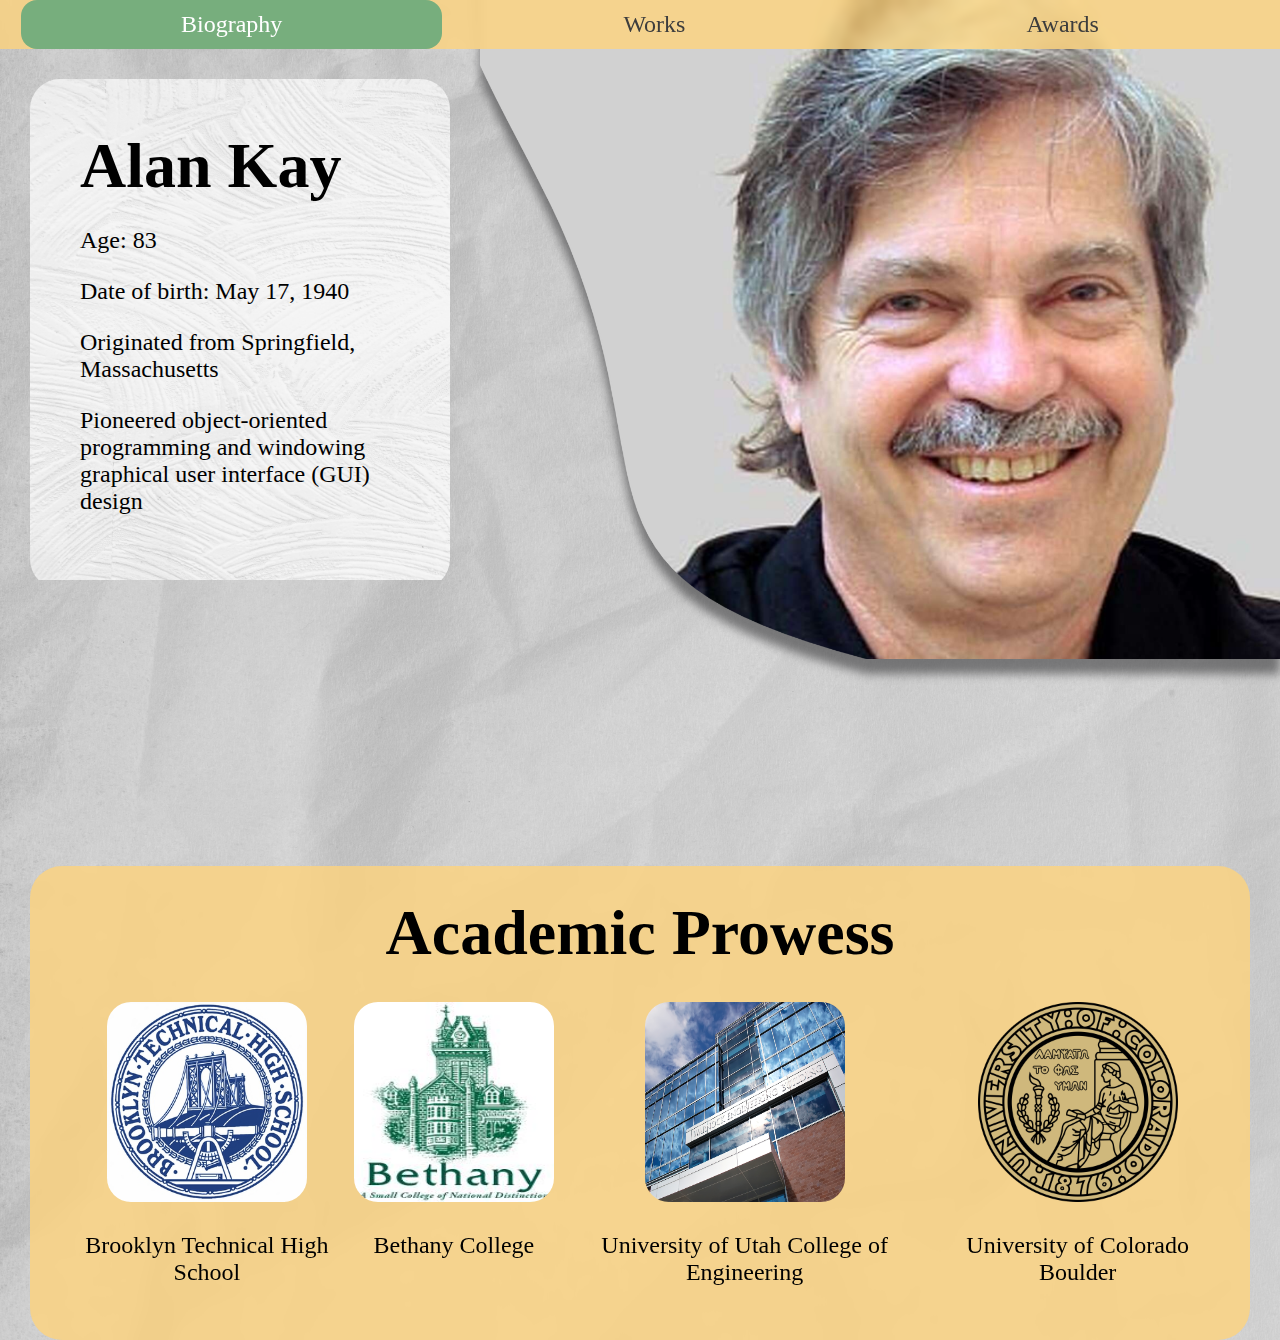
<file: Index.html>
<!DOCTYPE html>
<html lang="en">
<head>
    <meta charset="UTF-8">
    <meta name="viewport" content="width=device-width, initial-scale=1.0">
    <link rel="stylesheet" href="style.css">   
    <title>Biography: Alan Kay</title>
    
</head>
<body>
    <header>
        <nav>
            <div class ="top">
                <a href="Index.html">
                    <div class="active ">Biography</div>
                </a>
                <a href="Works.html">
                    <div>Works</div>
                </a>
                <a href="awards.html">
                    <div>Awards</div>
                </a>
                
            </div>
        </nav>
    </header>

    <section class="info">
        <div class="item1">
            <div class="bg">
                <span style="font-size: 4rem; font-weight: bold;">Alan Kay</span>
                <p>Age: 83</p>
                <p>Date of birth: May 17, 1940 </p>
                <p>Originated from Springfield, Massachusetts </p>
                <p>Pioneered object-oriented programming and windowing graphical user interface (GUI) design</p>
            </div>
            
        </div>
        <div class="item2">
            <img src="assets/alan kay transparent.png" alt="" style="width: 800px; height: 700px; position: relative; bottom: 90px; z-index: -1; filter: drop-shadow(0px 15px 5px #38383a96);;">
        </div>
    </section>

    <section class="academe">
        <div style="text-align: center; font-size: 4rem; font-weight: bold; margin-bottom: 2rem;">Academic Prowess</div>

        <div class="school">
            <div>
                <img src="assets/Bthslogo.jpg" alt="">
                <p>
                    Brooklyn Technical High School
                </p>
            </div>
            <div>
                <img src="assets/Bethany_College_WV_logo.jpg" alt="">
                <p>
                    Bethany College
                </p>
            </div>
            <div>
                <img src="assets/Warnock_Engineering_Building.jpg" alt="">
                <p>
                    University of Utah College of Engineering
                </p>
            </div>
            <div>
                <img src="assets/University_of_Colorado_seal.png" alt="">
                <p>
                    University of Colorado Boulder
                </p>
            </div>
        </div>
    </section>
</body>
</html>
</file>
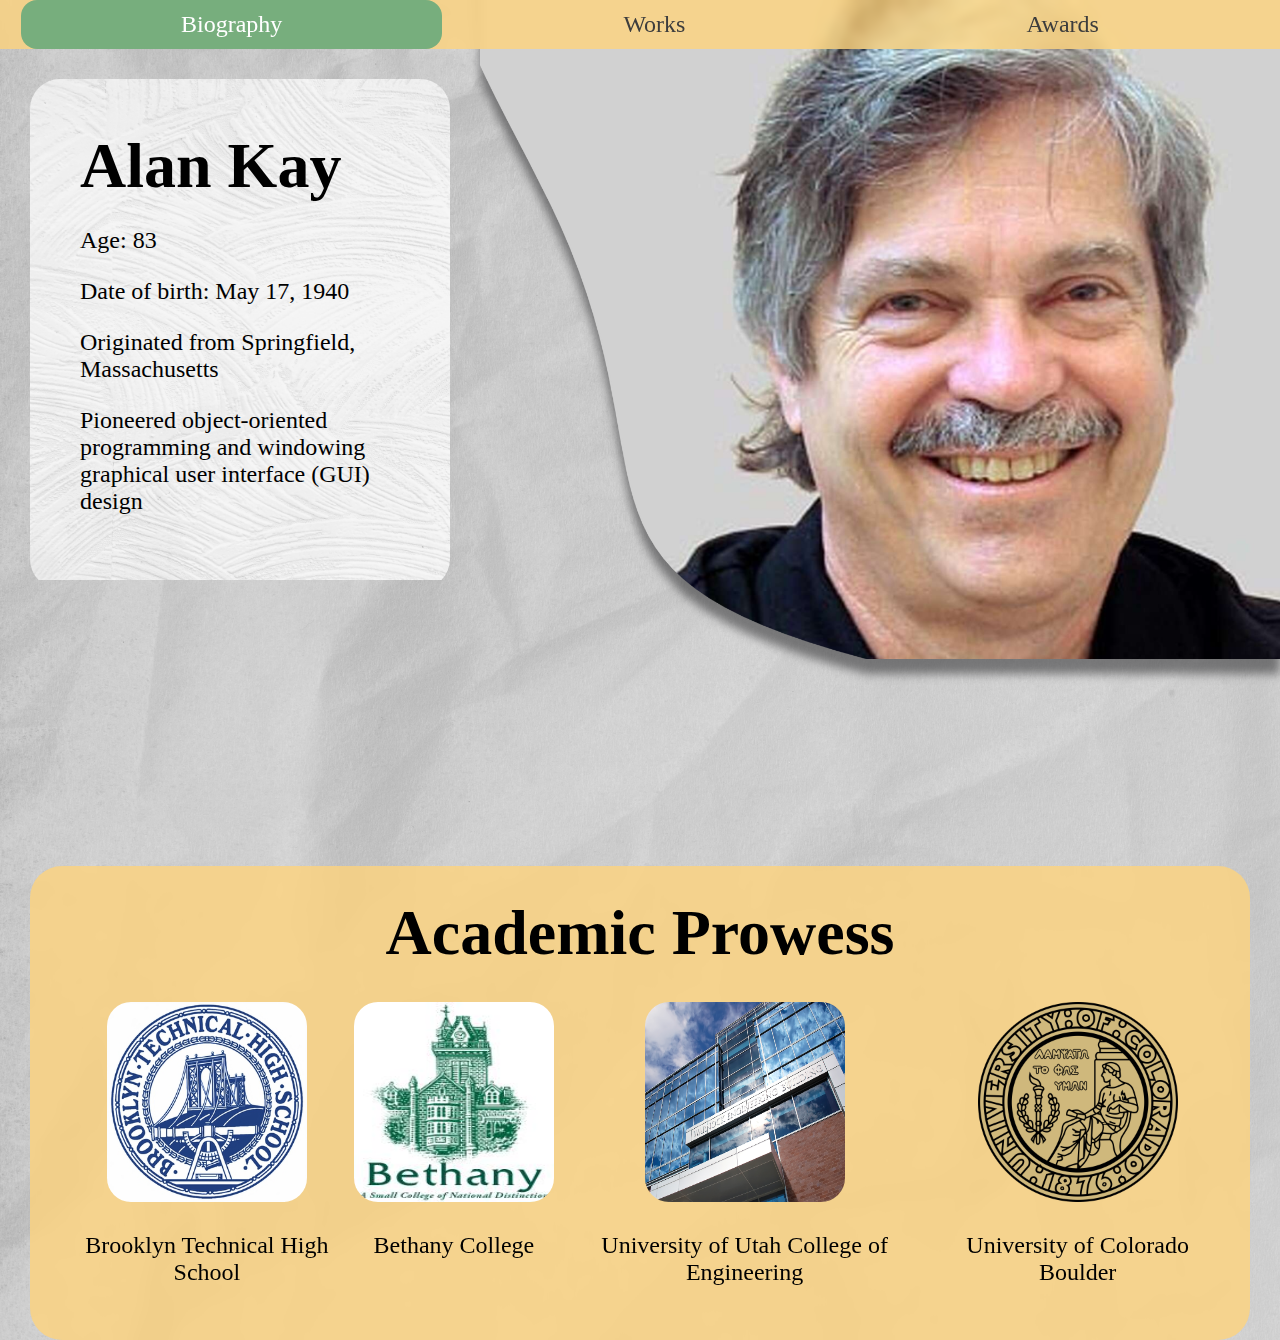
<file: index.html>
<!DOCTYPE html>
<html lang="en">
<head>
    <meta charset="UTF-8">
    <meta name="viewport" content="width=device-width, initial-scale=1.0">
    <link rel="stylesheet" href="style.css">   
    <title>Biography: Alan Kay</title>
    
</head>
<body>
    <header>
        <nav>
            <div class ="top">
                <a href="Index.html">
                    <div class="active ">Biography</div>
                </a>
                <a href="Works.html">
                    <div>Works</div>
                </a>
                <a href="awards.html">
                    <div>Awards</div>
                </a>
                
            </div>
        </nav>
    </header>

    <section class="info">
        <div class="item1">
            <div class="bg">
                <span style="font-size: 4rem; font-weight: bold;">Alan Kay</span>
                <p>Age: 83</p>
                <p>Date of birth: May 17, 1940 </p>
                <p>Originated from Springfield, Massachusetts </p>
                <p>Pioneered object-oriented programming and windowing graphical user interface (GUI) design</p>
            </div>
            
        </div>
        <div class="item2">
            <img src="assets/alan kay transparent.png" alt="" style="width: 800px; height: 700px; position: relative; bottom: 90px; z-index: -1; filter: drop-shadow(0px 15px 5px #38383a96);;">
        </div>
    </section>

    <section class="academe">
        <div style="text-align: center; font-size: 4rem; font-weight: bold; margin-bottom: 2rem;">Academic Prowess</div>

        <div class="school">
            <div>
                <img src="assets/Bthslogo.jpg" alt="">
                <p>
                    Brooklyn Technical High School
                </p>
            </div>
            <div>
                <img src="assets/Bethany_College_WV_logo.jpg" alt="">
                <p>
                    Bethany College
                </p>
            </div>
            <div>
                <img src="assets/Warnock_Engineering_Building.jpg" alt="">
                <p>
                    University of Utah College of Engineering
                </p>
            </div>
            <div>
                <img src="assets/University_of_Colorado_seal.png" alt="">
                <p>
                    University of Colorado Boulder
                </p>
            </div>
        </div>
    </section>
</body>
</html>
</file>
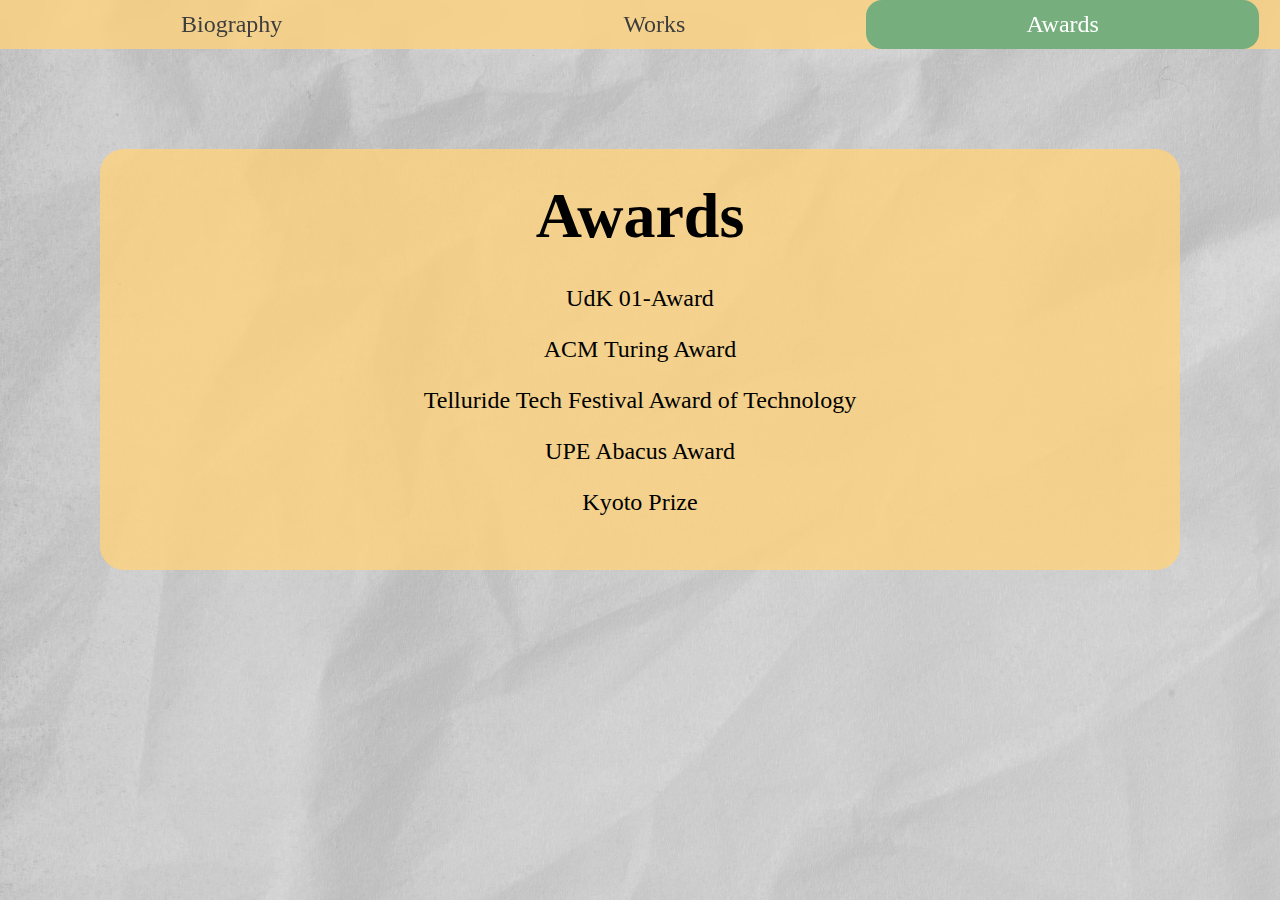
<file: awards.html>
<!DOCTYPE html>
<html lang="en">
<head>
    <meta charset="UTF-8">
    <meta name="viewport" content="width=device-width, initial-scale=1.0">
    <link rel="stylesheet" href="style.css">   
    <title>Awards</title>
</head>
<body>
    <header>
        <nav>
            <div class ="top">
                <a href="Index.html">
                    <div>Biography</div>
                </a>
                <a href="Works.html">
                    <div >Works</div>
                </a>
                <a href="awards.html">
                    <div class="active">Awards</div>
                </a>
                
            </div>
        </nav>
    </header>

        
    <section class="works">
        <div style="text-align: center; font-size: 4rem; font-weight: bold; margin-bottom: 2rem;">Awards</div>
        <p style="text-align: center;">UdK 01-Award</p>
        <p style="text-align: center;">ACM Turing Award</p>
        <p style="text-align: center;">Telluride Tech Festival Award of Technology</p>
        <p style="text-align: center;">UPE Abacus Award</p>
        <p style="text-align: center;">Kyoto Prize</p>
    </section>
</body>
</html>
</file>
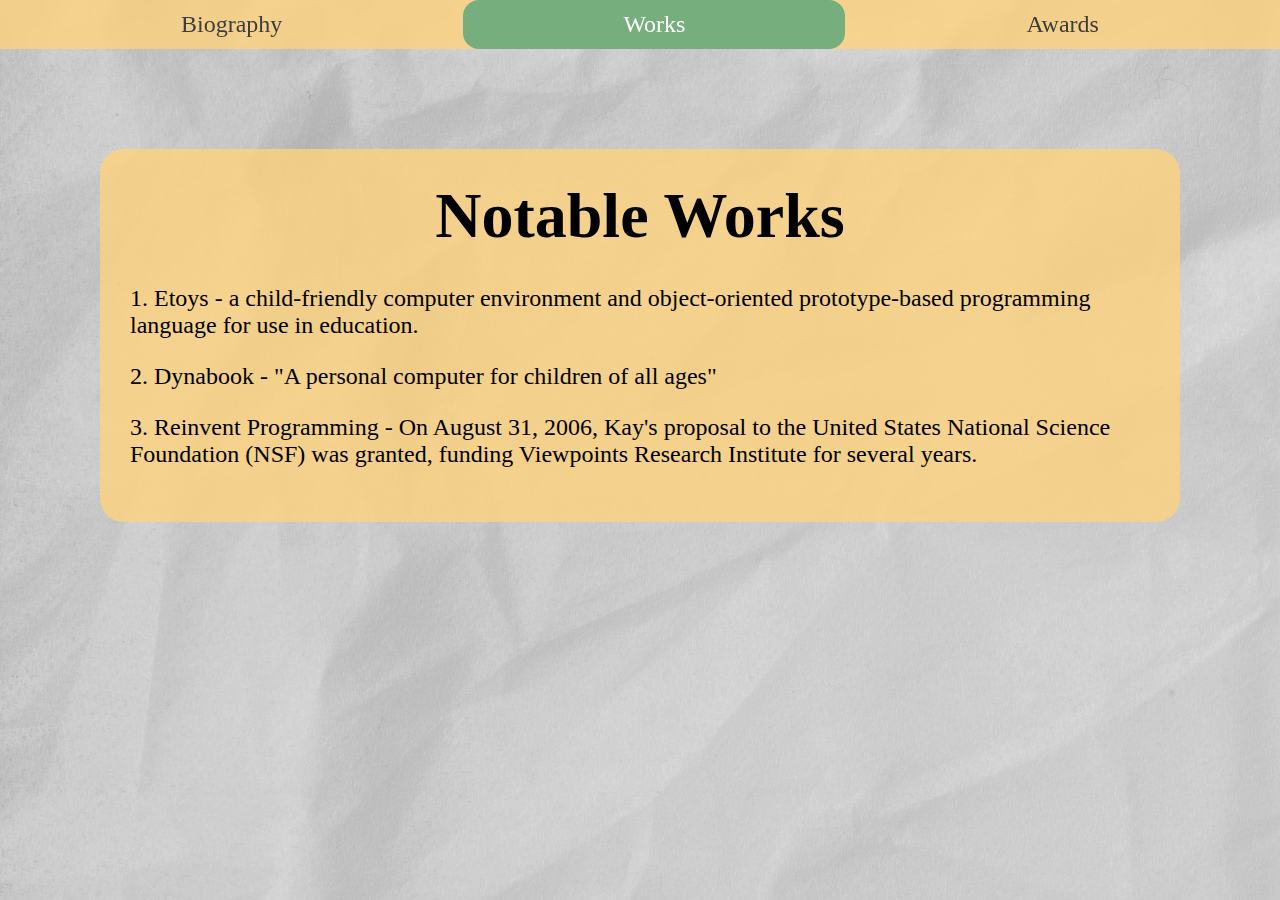
<file: Works.html>
<!DOCTYPE html>
<html lang="en">
<head>
    <meta charset="UTF-8">
    <meta name="viewport" content="width=device-width, initial-scale=1.0">
    <link rel="stylesheet" href="style.css">   
    <title>Works</title>
</head>
<body>
    <header>
        <nav>
            <div class ="top">
                <a href="Index.html">
                    <div>Biography</div>
                </a>
                <a href="Works.html">
                    <div class="active">Works</div>
                </a>
                <a href="awards.html">
                    <div>Awards</div>
                </a>
                
            </div>
        </nav>
    </header>

    
    <section class="works">
        <div style="text-align: center; font-size: 4rem; font-weight: bold; margin-bottom: 2rem;">Notable Works</div>
        <p>1. Etoys - a child-friendly computer environment and object-oriented prototype-based programming language for use in education.            
        </p>
        <p>2. Dynabook - "A personal computer for children of all ages"
        </p>
        <p>3. Reinvent Programming - On August 31, 2006, Kay's proposal to the United States National Science Foundation (NSF) was granted, funding Viewpoints Research Institute for several years.
        </p>

    </section>
</body>
</html>
</file>
<file: style.css>
:root{
    --Y-color: #ffd37bc7;
    
    --Tb-color: #3D3D3D;
    --Tw-color: #FFFFFF;

    --B-color: #77ae7d;
}
body{
    margin: 0;
    
    background-image: url("assets/marjan-blan-_kUxT8WkoeY-unsplash.jpg");
    background-repeat: no-repeat;
    background-size: 100%;
    background-attachment: fixed;
}
header{
    position: sticky;
    background-color: var(--Y-color);
   
    font-size: 1.5rem;    
    backdrop-filter: blur(5px)
    
}

.top{
    display: flex;
    justify-content: space-evenly;

    
    
}

.top a div{
    padding: .7rem;

    
    padding-left: 10rem;
    padding-right: 10rem;


}
.top a{
    text-decoration: none;
    color: var(--Tb-color);
}

.active{
    background-color: var(--B-color);
    border-radius: 1rem;


    color: var(--Tw-color);
    font-weight: 500;
}

.info{
    display: flex;
    

    
    
}
.item2{
    
    flex-basis: 1300px;
    text-align: right;
}

.item1{
    margin: 30px;
    


}
.bg{
    background-image: url(assets/notebook\ texture.jpg);
    background-repeat: no-repeat;
    background-size: 100%;
    
    border-radius: 30px;
    
    
 
    padding: 50px;
}
.item1 p{
    font-size: 1.5rem;
}

.academe{
    background-color: var(--Y-color);
    backdrop-filter: blur(5px);
    margin: 30px;

    padding: 30px;

    position: absolute;
    bottom: -470px;

    border-radius: 2rem;
    

    
}

.school{
    display: flex;
    justify-content: space-evenly;
}

.school div img{
    width: 200px;
    height: 200px;

    border-radius: 1.5rem;
    
    
}
.school div{
    text-align: center;
    font-size: 1.5rem;
    
}

.works{
    margin: 100px;
    background-color: var(--Y-color);
    border-radius: 1.5rem;
}

p{
    font-size: 1.5rem;
}

.works{
    padding: 30px;
}
</file>
